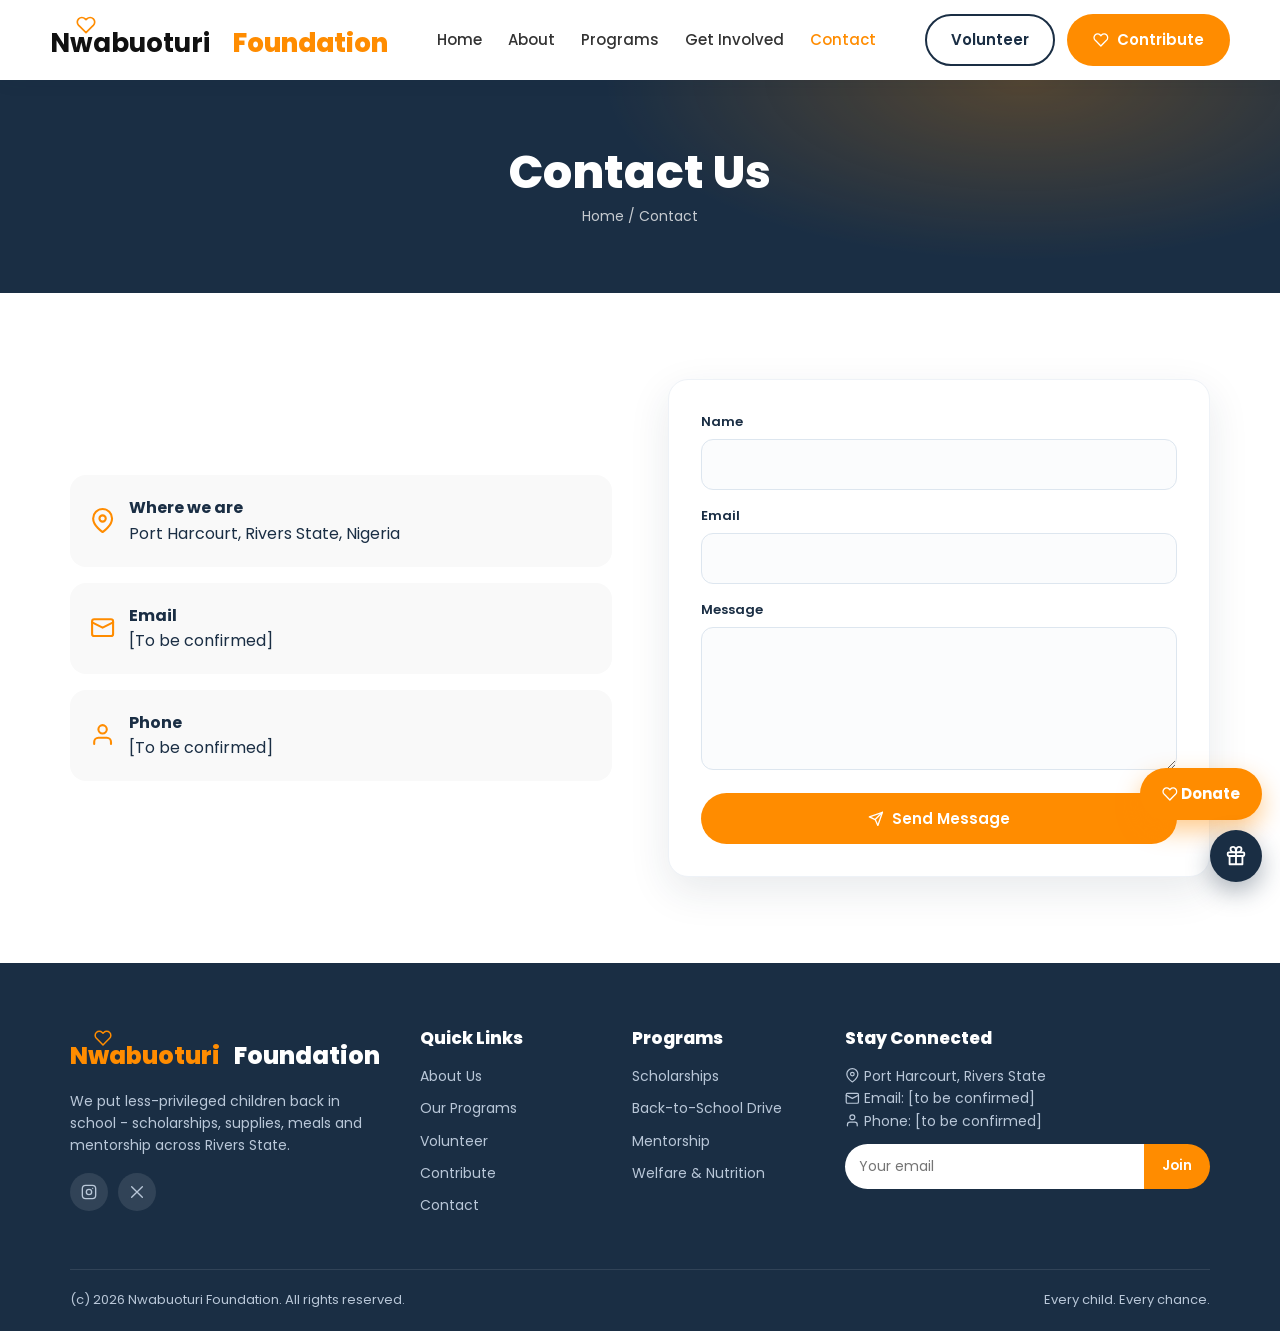
<file: contact.html>
<!DOCTYPE html><html lang="en"><head><meta charset="utf-8"><meta name="viewport" content="width=device-width,initial-scale=1">
<title>Contact | Nwabuoturi Foundation</title>
<meta name="description" content="Nwabuoturi Foundation supports less-privileged children in Port Harcourt with scholarships, school supplies, mentorship and welfare.">
<link rel="preconnect" href="https://fonts.googleapis.com"><link href="https://fonts.googleapis.com/css2?family=Poppins:wght@400;500;600;700;800&display=swap" rel="stylesheet">
<link rel="stylesheet" href="style.css"></head><body>
<svg xmlns="http://www.w3.org/2000/svg" style="display:none"><defs>
<symbol id="i-heart" viewBox="0 0 24 24"><path d="M20.84 4.61a5.5 5.5 0 0 0-7.78 0L12 5.67l-1.06-1.06a5.5 5.5 0 0 0-7.78 7.78l1.06 1.06L12 21.23l7.78-7.78 1.06-1.06a5.5 5.5 0 0 0 0-7.78z"/></symbol>
<symbol id="i-child" viewBox="0 0 24 24"><circle cx="12" cy="7" r="4"/><path d="M8.5 10.8 3 9l.6-2.6L8.8 8M15.5 10.8 21 9l-.6-2.6L15.2 8M10 14h4M9.6 17.5l-1.1 4M14.4 17.5l1.1 4"/></symbol>
<symbol id="i-grad" viewBox="0 0 24 24"><path d="M22 10 12 5 2 10l10 5 10-5z"/><path d="M6 12v5c0 1.7 2.7 3 6 3s6-1.3 6-3v-5"/></symbol>
<symbol id="i-cross" viewBox="0 0 24 24"><path d="M9 3h6v6h6v6h-6v6H9v-6H3V9h6z"/></symbol>
<symbol id="i-gift" viewBox="0 0 24 24"><rect x="3" y="8" width="18" height="4" rx="1"/><path d="M12 8v13M5 12v9h14v-9"/><path d="M12 8c-4.5 0-6-2-6-3.5S7.5 2 9 2c2.5 0 3 3 3 6zm0 0c4.5 0 6-2 6-3.5S16.5 2 15 2c-2.5 0-3 3-3 6z"/></symbol>
<symbol id="i-book" viewBox="0 0 24 24"><path d="M4 19.5A2.5 2.5 0 0 1 6.5 17H20V2H6.5A2.5 2.5 0 0 0 4 4.5v15A2.5 2.5 0 0 0 6.5 22H20v-2.5"/></symbol>
<symbol id="i-users" viewBox="0 0 24 24"><path d="M17 21v-2a4 4 0 0 0-4-4H5a4 4 0 0 0-4 4v2"/><circle cx="9" cy="7" r="4"/><path d="M23 21v-2a4 4 0 0 0-3-3.87"/><path d="M16 3.13a4 4 0 0 1 0 7.75"/></symbol>
<symbol id="i-user" viewBox="0 0 24 24"><path d="M20 21v-2a4 4 0 0 0-4-4H8a4 4 0 0 0-4 4v2"/><circle cx="12" cy="7" r="4"/></symbol>
<symbol id="i-pin" viewBox="0 0 24 24"><path d="M21 10c0 7-9 13-9 13s-9-6-9-13a9 9 0 0 1 18 0z"/><circle cx="12" cy="10" r="3"/></symbol>
<symbol id="i-mail" viewBox="0 0 24 24"><rect x="2" y="4" width="20" height="16" rx="2"/><path d="m22 7-10 5L2 7"/></symbol>
<symbol id="i-send" viewBox="0 0 24 24"><path d="m22 2-11 11"/><path d="M22 2 15 22l-4-9-9-4z"/></symbol>
<symbol id="i-target" viewBox="0 0 24 24"><circle cx="12" cy="12" r="10"/><circle cx="12" cy="12" r="6"/><circle cx="12" cy="12" r="2"/></symbol>
<symbol id="i-award" viewBox="0 0 24 24"><circle cx="12" cy="9" r="6"/><path d="m8.5 14.5-1.5 7 5-3 5 3-1.5-7"/></symbol>
<symbol id="i-star" viewBox="0 0 24 24"><path d="m12 2 2.9 6.26L21.5 9.3l-4.75 4.4 1.15 6.3L12 17l-5.9 3 1.15-6.3L2.5 9.3l6.6-1.04z"/></symbol>
<symbol id="i-arrow" viewBox="0 0 24 24"><path d="M5 12h14M13 6l6 6-6 6"/></symbol>
<symbol id="i-menu" viewBox="0 0 24 24"><path d="M3 6h18M3 12h18M3 18h18"/></symbol>
<symbol id="i-ig" viewBox="0 0 24 24"><rect x="2" y="2" width="20" height="20" rx="5"/><circle cx="12" cy="12" r="4"/><path d="M17.5 6.5h.01"/></symbol>
<symbol id="i-x" viewBox="0 0 24 24"><path d="M4 4l16 16M20 4L4 20"/></symbol>
</defs></svg>
<header><div class="wrap nav">
<a class="logo" href="index.html"><svg class="i"><use href="#i-heart"/></svg><b>Nwabuoturi</b>&nbsp;<span>Foundation</span></a>
<nav><ul>
<li><a href="index.html" class="">Home</a></li><li><a href="about.html" class="">About</a></li><li><a href="programs.html" class="">Programs</a></li><li><a href="get-involved.html" class="">Get Involved</a></li><li><a href="contact.html" class="on">Contact</a></li></ul></nav>
<div class="hbtns"><a class="btn btn-t" href="get-involved.html">Volunteer</a><a class="btn btn-o" href="donate.html"><svg class="i"><use href="#i-heart"/></svg> Contribute</a></div>
<button class="burger" aria-label="menu"><svg class="i bi"><use href="#i-menu"/></svg></button></div></header>
<div class="pagehero"><div class="wrap"><h1>Contact Us</h1><p>Home / Contact</p></div></div>
<section><div class="wrap mrow"><div class="cinfo reveal">
<div><em><svg class="i"><use href="#i-pin"/></svg></em><span><b>Where we are</b><br>Port Harcourt, Rivers State, Nigeria</span></div>
<div><em><svg class="i"><use href="#i-mail"/></svg></em><span><b>Email</b><br>[To be confirmed]</span></div>
<div><em><svg class="i"><use href="#i-user"/></svg></em><span><b>Phone</b><br>[To be confirmed]</span></div></div>
<form class="form reveal" onsubmit="event.preventDefault();this.innerHTML='<h3>Message sent!</h3><p>We will get back to you soon.</p>'"><label>Name</label><input required><label>Email</label><input type="email" required><label>Message</label><textarea rows="5" required></textarea><button class="btn btn-o" style="width:100%"><svg class="i"><use href="#i-send"/></svg> Send Message</button></form></div></section>
<div class="float"><a class="fdon" href="donate.html"><svg class="i"><use href="#i-heart"/></svg> Donate</a><a class="fen" href="get-involved.html" aria-label="Sponsor"><svg class="i" style="width:22px;height:22px"><use href="#i-gift"/></svg></a></div>
<footer><div class="wrap"><div class="fgrid">
<div><a class="flogo" href="index.html"><svg class="i"><use href="#i-heart"/></svg><span>Nwabuoturi</span>&nbsp;Foundation</a><p>We put less-privileged children back in school - scholarships, supplies, meals and mentorship across Rivers State.</p>
<div class="soc"><a href="#" aria-label="Instagram"><svg class="i"><use href="#i-ig"/></svg></a><a href="#" aria-label="X"><svg class="i"><use href="#i-x"/></svg></a></div></div>
<div><h4>Quick Links</h4><ul><li><a href="about.html">About Us</a></li><li><a href="programs.html">Our Programs</a></li><li><a href="get-involved.html">Volunteer</a></li><li><a href="donate.html">Contribute</a></li><li><a href="contact.html">Contact</a></li></ul></div>
<div><h4>Programs</h4><ul><li><a href="programs.html#scholarship">Scholarships</a></li><li><a href="programs.html#supplies">Back-to-School Drive</a></li><li><a href="programs.html#mentorship">Mentorship</a></li><li><a href="programs.html#welfare">Welfare &amp; Nutrition</a></li></ul></div>
<div><h4>Stay Connected</h4><p><svg class="i"><use href="#i-pin"/></svg> Port Harcourt, Rivers State<br><svg class="i"><use href="#i-mail"/></svg> Email: [to be confirmed]<br><svg class="i"><use href="#i-user"/></svg> Phone: [to be confirmed]</p>
<form class="nl" onsubmit="event.preventDefault();this.innerHTML='<p>Thank you for subscribing!</p>'"><input type="email" required placeholder="Your email"><button>Join</button></form></div>
</div>
<div class="copy"><span>(c) 2026 Nwabuoturi Foundation. All rights reserved.</span><span>Every child. Every chance.</span></div></div></footer>
<script src="main.js"></script></body></html>
</file>
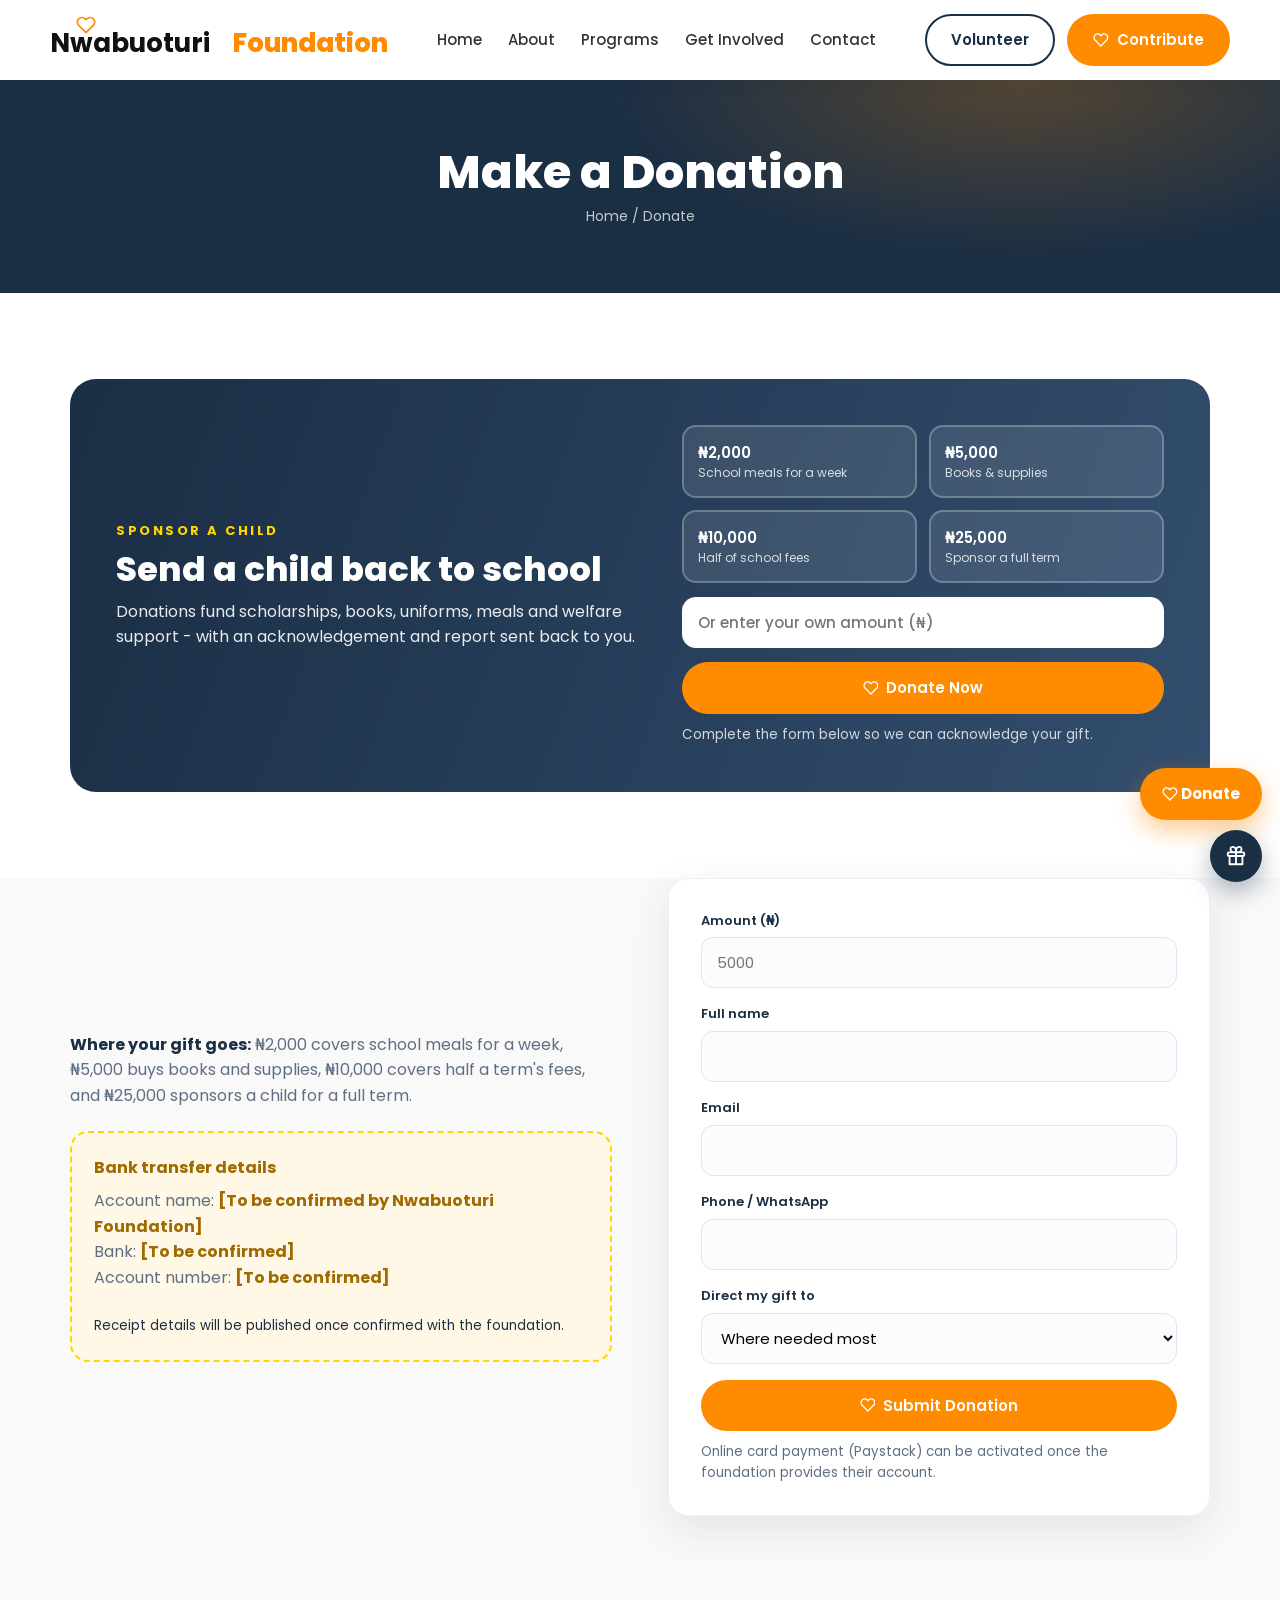
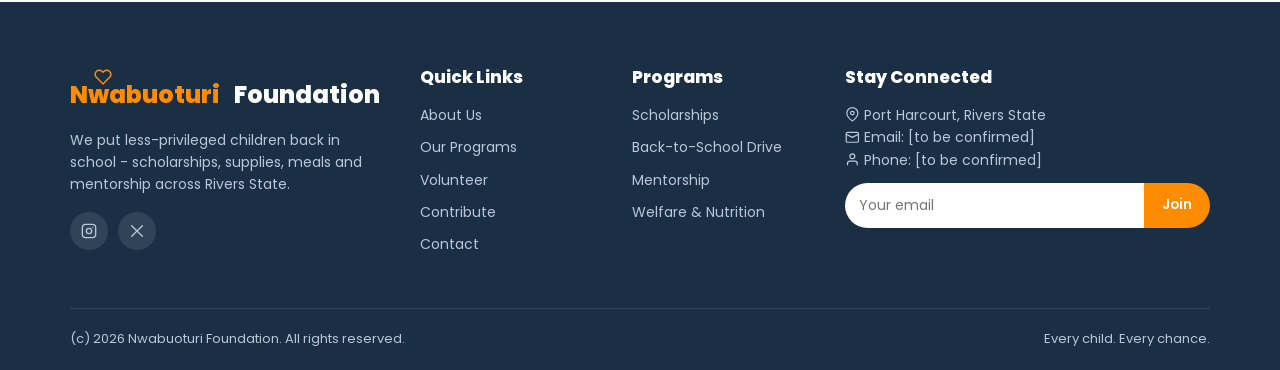
<file: donate.html>
<!DOCTYPE html><html lang="en"><head><meta charset="utf-8"><meta name="viewport" content="width=device-width,initial-scale=1">
<title>Donate | Nwabuoturi Foundation</title>
<meta name="description" content="Nwabuoturi Foundation supports less-privileged children in Port Harcourt with scholarships, school supplies, mentorship and welfare.">
<link rel="preconnect" href="https://fonts.googleapis.com"><link href="https://fonts.googleapis.com/css2?family=Poppins:wght@400;500;600;700;800&display=swap" rel="stylesheet">
<link rel="stylesheet" href="style.css"></head><body>
<svg xmlns="http://www.w3.org/2000/svg" style="display:none"><defs>
<symbol id="i-heart" viewBox="0 0 24 24"><path d="M20.84 4.61a5.5 5.5 0 0 0-7.78 0L12 5.67l-1.06-1.06a5.5 5.5 0 0 0-7.78 7.78l1.06 1.06L12 21.23l7.78-7.78 1.06-1.06a5.5 5.5 0 0 0 0-7.78z"/></symbol>
<symbol id="i-child" viewBox="0 0 24 24"><circle cx="12" cy="7" r="4"/><path d="M8.5 10.8 3 9l.6-2.6L8.8 8M15.5 10.8 21 9l-.6-2.6L15.2 8M10 14h4M9.6 17.5l-1.1 4M14.4 17.5l1.1 4"/></symbol>
<symbol id="i-grad" viewBox="0 0 24 24"><path d="M22 10 12 5 2 10l10 5 10-5z"/><path d="M6 12v5c0 1.7 2.7 3 6 3s6-1.3 6-3v-5"/></symbol>
<symbol id="i-cross" viewBox="0 0 24 24"><path d="M9 3h6v6h6v6h-6v6H9v-6H3V9h6z"/></symbol>
<symbol id="i-gift" viewBox="0 0 24 24"><rect x="3" y="8" width="18" height="4" rx="1"/><path d="M12 8v13M5 12v9h14v-9"/><path d="M12 8c-4.5 0-6-2-6-3.5S7.5 2 9 2c2.5 0 3 3 3 6zm0 0c4.5 0 6-2 6-3.5S16.5 2 15 2c-2.5 0-3 3-3 6z"/></symbol>
<symbol id="i-book" viewBox="0 0 24 24"><path d="M4 19.5A2.5 2.5 0 0 1 6.5 17H20V2H6.5A2.5 2.5 0 0 0 4 4.5v15A2.5 2.5 0 0 0 6.5 22H20v-2.5"/></symbol>
<symbol id="i-users" viewBox="0 0 24 24"><path d="M17 21v-2a4 4 0 0 0-4-4H5a4 4 0 0 0-4 4v2"/><circle cx="9" cy="7" r="4"/><path d="M23 21v-2a4 4 0 0 0-3-3.87"/><path d="M16 3.13a4 4 0 0 1 0 7.75"/></symbol>
<symbol id="i-user" viewBox="0 0 24 24"><path d="M20 21v-2a4 4 0 0 0-4-4H8a4 4 0 0 0-4 4v2"/><circle cx="12" cy="7" r="4"/></symbol>
<symbol id="i-pin" viewBox="0 0 24 24"><path d="M21 10c0 7-9 13-9 13s-9-6-9-13a9 9 0 0 1 18 0z"/><circle cx="12" cy="10" r="3"/></symbol>
<symbol id="i-mail" viewBox="0 0 24 24"><rect x="2" y="4" width="20" height="16" rx="2"/><path d="m22 7-10 5L2 7"/></symbol>
<symbol id="i-send" viewBox="0 0 24 24"><path d="m22 2-11 11"/><path d="M22 2 15 22l-4-9-9-4z"/></symbol>
<symbol id="i-target" viewBox="0 0 24 24"><circle cx="12" cy="12" r="10"/><circle cx="12" cy="12" r="6"/><circle cx="12" cy="12" r="2"/></symbol>
<symbol id="i-award" viewBox="0 0 24 24"><circle cx="12" cy="9" r="6"/><path d="m8.5 14.5-1.5 7 5-3 5 3-1.5-7"/></symbol>
<symbol id="i-star" viewBox="0 0 24 24"><path d="m12 2 2.9 6.26L21.5 9.3l-4.75 4.4 1.15 6.3L12 17l-5.9 3 1.15-6.3L2.5 9.3l6.6-1.04z"/></symbol>
<symbol id="i-arrow" viewBox="0 0 24 24"><path d="M5 12h14M13 6l6 6-6 6"/></symbol>
<symbol id="i-menu" viewBox="0 0 24 24"><path d="M3 6h18M3 12h18M3 18h18"/></symbol>
<symbol id="i-ig" viewBox="0 0 24 24"><rect x="2" y="2" width="20" height="20" rx="5"/><circle cx="12" cy="12" r="4"/><path d="M17.5 6.5h.01"/></symbol>
<symbol id="i-x" viewBox="0 0 24 24"><path d="M4 4l16 16M20 4L4 20"/></symbol>
</defs></svg>
<header><div class="wrap nav">
<a class="logo" href="index.html"><svg class="i"><use href="#i-heart"/></svg><b>Nwabuoturi</b>&nbsp;<span>Foundation</span></a>
<nav><ul>
<li><a href="index.html" class="">Home</a></li><li><a href="about.html" class="">About</a></li><li><a href="programs.html" class="">Programs</a></li><li><a href="get-involved.html" class="">Get Involved</a></li><li><a href="contact.html" class="">Contact</a></li></ul></nav>
<div class="hbtns"><a class="btn btn-t" href="get-involved.html">Volunteer</a><a class="btn btn-o" href="donate.html"><svg class="i"><use href="#i-heart"/></svg> Contribute</a></div>
<button class="burger" aria-label="menu"><svg class="i bi"><use href="#i-menu"/></svg></button></div></header>
<div class="pagehero"><div class="wrap"><h1>Make a Donation</h1><p>Home / Donate</p></div></div>
<section><div class="wrap"><div class="give reveal"><div><span class="eyebrow" style="color:var(--gold)">Sponsor a child</span><h2>Send a child back to school</h2><p>Donations fund scholarships, books, uniforms, meals and welfare support - with an acknowledgement and report sent back to you.</p></div>
<div><div class="amts"><button class="amt" data-v="2000">&#8358;2,000<small>School meals for a week</small></button><button class="amt" data-v="5000">&#8358;5,000<small>Books &amp; supplies</small></button><button class="amt" data-v="10000">&#8358;10,000<small>Half of school fees</small></button><button class="amt" data-v="25000">&#8358;25,000<small>Sponsor a full term</small></button></div>
<input id="amount2" type="number" min="500" placeholder="Or enter your own amount (&#8358;)"><a class="btn btn-o" style="width:100%" href="#" onclick="return false"><svg class="i"><use href="#i-heart"/></svg> Donate Now</a><small style="display:block;margin-top:10px;opacity:.8">Complete the form below so we can acknowledge your gift.</small></div></div></div></section>
<section class="alt" style="padding-top:0"><div class="wrap mrow"><div class="reveal">
<ul class="checks" style="list-style:none"></ul>
<p style="color:var(--mut)"><b style="color:var(--ink)">Where your gift goes:</b> &#8358;2,000 covers school meals for a week, &#8358;5,000 buys books and supplies, &#8358;10,000 covers half a term's fees, and &#8358;25,000 sponsors a child for a full term.</p>
<div class="bank"><b>Bank transfer details</b><p style="margin-top:8px">Account name: <b>[To be confirmed by Nwabuoturi Foundation]</b><br>Bank: <b>[To be confirmed]</b><br>Account number: <b>[To be confirmed]</b></p><small>Receipt details will be published once confirmed with the foundation.</small></div></div>
<form class="form reveal" onsubmit="event.preventDefault();this.innerHTML='<h3>Thank you for your generosity!</h3><p>We will contact you shortly to complete your donation and send a receipt.</p>'"><label>Amount (&#8358;)</label><input id="amount" type="number" min="500" required placeholder="5000"><label>Full name</label><input required><label>Email</label><input type="email" required><label>Phone / WhatsApp</label><input required><label>Direct my gift to</label><select><option>Where needed most</option><option>Scholarships</option><option>Back-to-School Drive</option><option>Welfare &amp; Nutrition</option></select><button class="btn btn-o" style="width:100%"><svg class="i"><use href="#i-heart"/></svg> Submit Donation</button><small style="display:block;margin-top:10px;color:#5f6f83">Online card payment (Paystack) can be activated once the foundation provides their account.</small></form></div></section>
<div class="float"><a class="fdon" href="donate.html"><svg class="i"><use href="#i-heart"/></svg> Donate</a><a class="fen" href="get-involved.html" aria-label="Sponsor"><svg class="i" style="width:22px;height:22px"><use href="#i-gift"/></svg></a></div>
<footer><div class="wrap"><div class="fgrid">
<div><a class="flogo" href="index.html"><svg class="i"><use href="#i-heart"/></svg><span>Nwabuoturi</span>&nbsp;Foundation</a><p>We put less-privileged children back in school - scholarships, supplies, meals and mentorship across Rivers State.</p>
<div class="soc"><a href="#" aria-label="Instagram"><svg class="i"><use href="#i-ig"/></svg></a><a href="#" aria-label="X"><svg class="i"><use href="#i-x"/></svg></a></div></div>
<div><h4>Quick Links</h4><ul><li><a href="about.html">About Us</a></li><li><a href="programs.html">Our Programs</a></li><li><a href="get-involved.html">Volunteer</a></li><li><a href="donate.html">Contribute</a></li><li><a href="contact.html">Contact</a></li></ul></div>
<div><h4>Programs</h4><ul><li><a href="programs.html#scholarship">Scholarships</a></li><li><a href="programs.html#supplies">Back-to-School Drive</a></li><li><a href="programs.html#mentorship">Mentorship</a></li><li><a href="programs.html#welfare">Welfare &amp; Nutrition</a></li></ul></div>
<div><h4>Stay Connected</h4><p><svg class="i"><use href="#i-pin"/></svg> Port Harcourt, Rivers State<br><svg class="i"><use href="#i-mail"/></svg> Email: [to be confirmed]<br><svg class="i"><use href="#i-user"/></svg> Phone: [to be confirmed]</p>
<form class="nl" onsubmit="event.preventDefault();this.innerHTML='<p>Thank you for subscribing!</p>'"><input type="email" required placeholder="Your email"><button>Join</button></form></div>
</div>
<div class="copy"><span>(c) 2026 Nwabuoturi Foundation. All rights reserved.</span><span>Every child. Every chance.</span></div></div></footer>
<script src="main.js"></script></body></html>
</file>
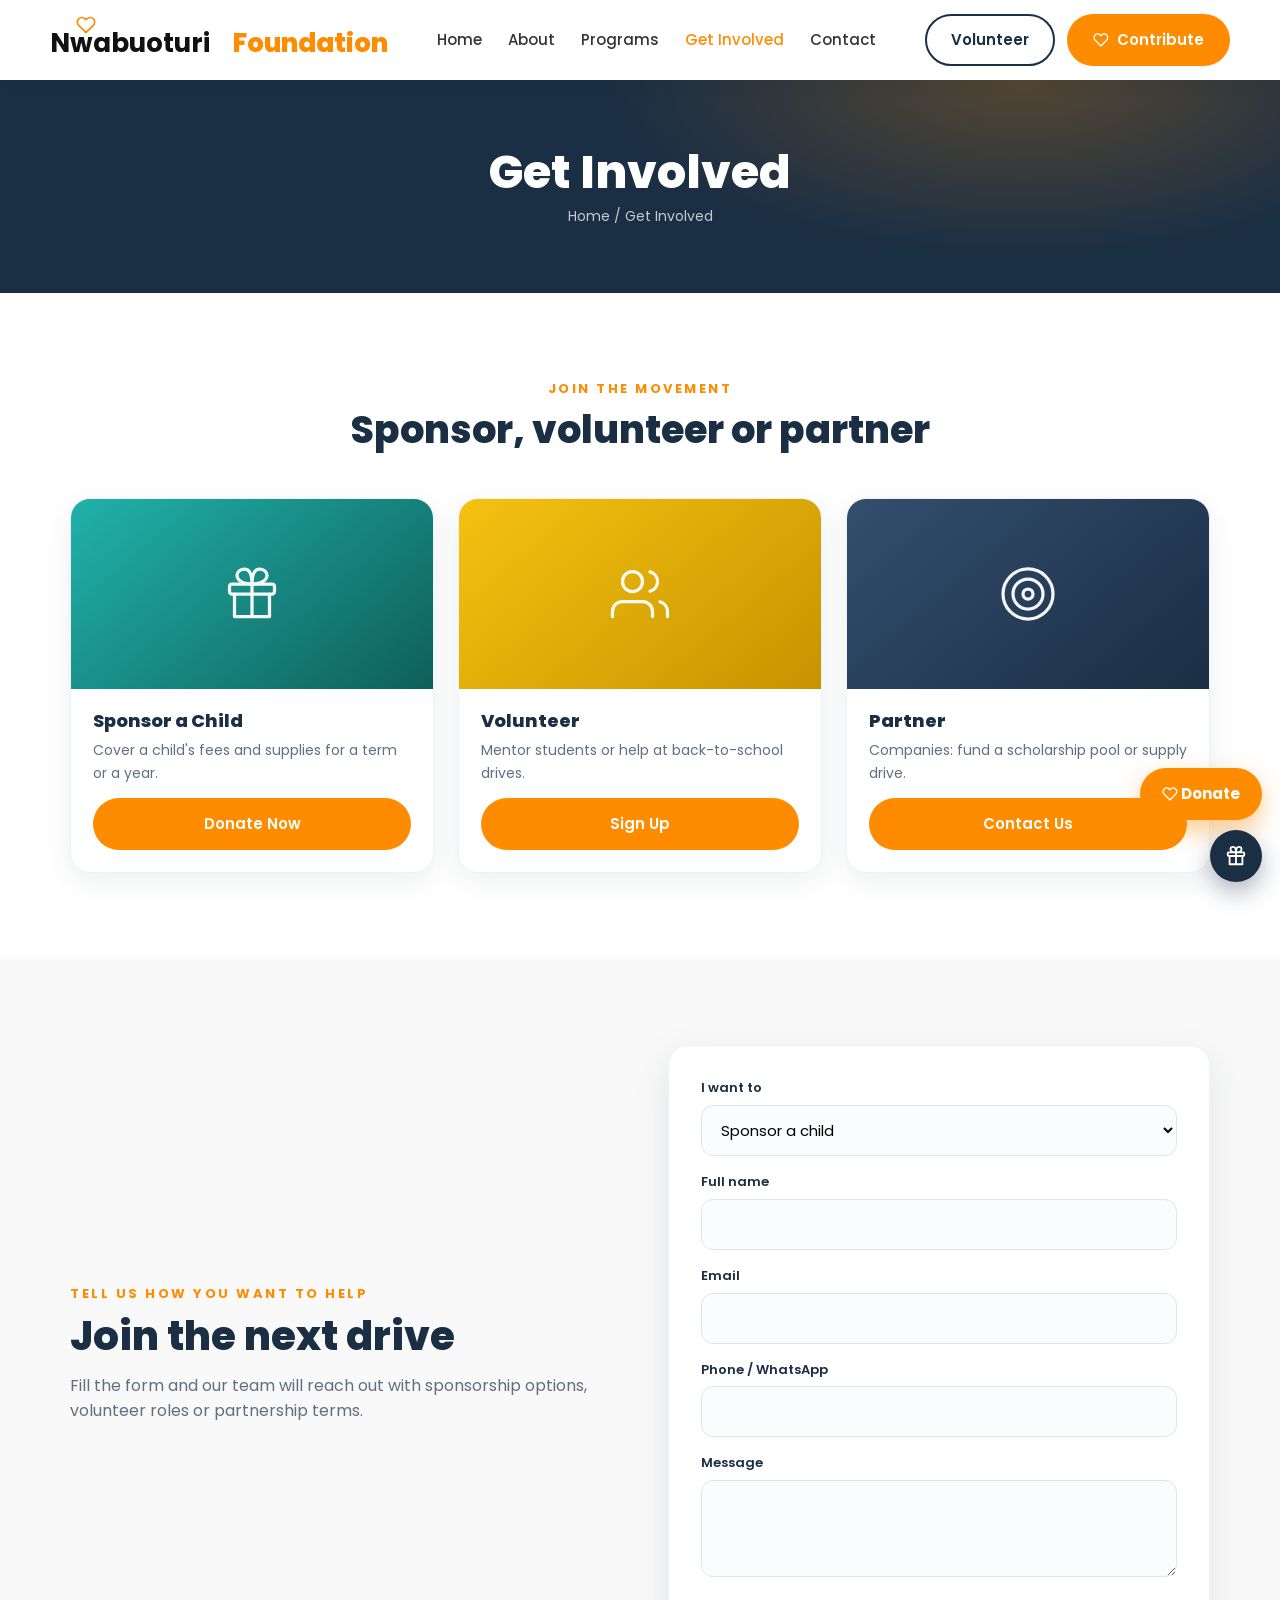
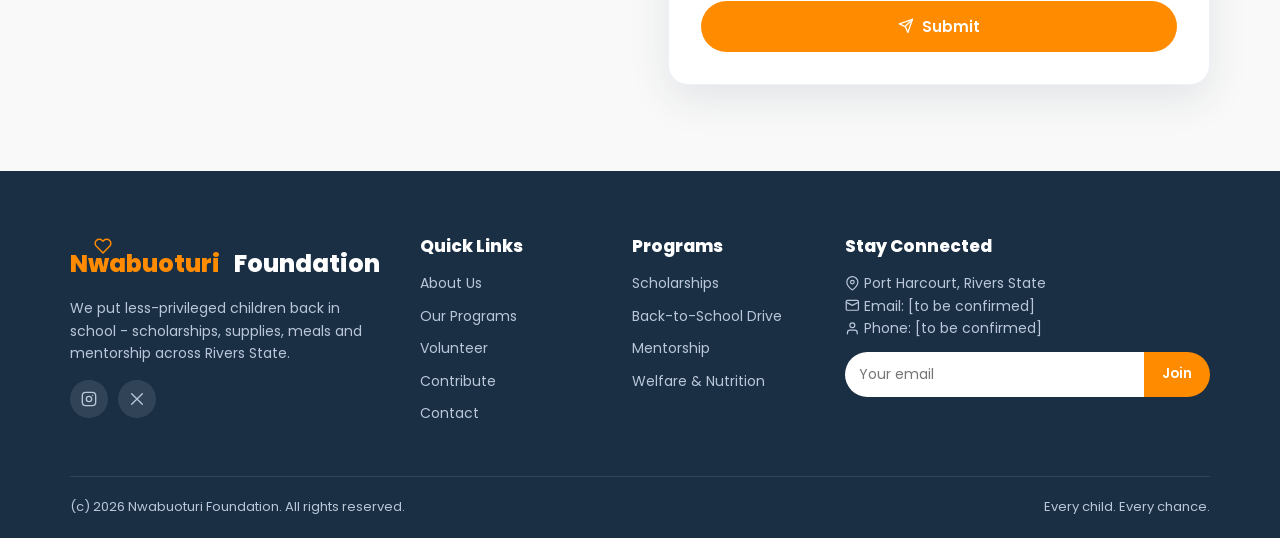
<file: get-involved.html>
<!DOCTYPE html><html lang="en"><head><meta charset="utf-8"><meta name="viewport" content="width=device-width,initial-scale=1">
<title>Get Involved | Nwabuoturi Foundation</title>
<meta name="description" content="Nwabuoturi Foundation supports less-privileged children in Port Harcourt with scholarships, school supplies, mentorship and welfare.">
<link rel="preconnect" href="https://fonts.googleapis.com"><link href="https://fonts.googleapis.com/css2?family=Poppins:wght@400;500;600;700;800&display=swap" rel="stylesheet">
<link rel="stylesheet" href="style.css"></head><body>
<svg xmlns="http://www.w3.org/2000/svg" style="display:none"><defs>
<symbol id="i-heart" viewBox="0 0 24 24"><path d="M20.84 4.61a5.5 5.5 0 0 0-7.78 0L12 5.67l-1.06-1.06a5.5 5.5 0 0 0-7.78 7.78l1.06 1.06L12 21.23l7.78-7.78 1.06-1.06a5.5 5.5 0 0 0 0-7.78z"/></symbol>
<symbol id="i-child" viewBox="0 0 24 24"><circle cx="12" cy="7" r="4"/><path d="M8.5 10.8 3 9l.6-2.6L8.8 8M15.5 10.8 21 9l-.6-2.6L15.2 8M10 14h4M9.6 17.5l-1.1 4M14.4 17.5l1.1 4"/></symbol>
<symbol id="i-grad" viewBox="0 0 24 24"><path d="M22 10 12 5 2 10l10 5 10-5z"/><path d="M6 12v5c0 1.7 2.7 3 6 3s6-1.3 6-3v-5"/></symbol>
<symbol id="i-cross" viewBox="0 0 24 24"><path d="M9 3h6v6h6v6h-6v6H9v-6H3V9h6z"/></symbol>
<symbol id="i-gift" viewBox="0 0 24 24"><rect x="3" y="8" width="18" height="4" rx="1"/><path d="M12 8v13M5 12v9h14v-9"/><path d="M12 8c-4.5 0-6-2-6-3.5S7.5 2 9 2c2.5 0 3 3 3 6zm0 0c4.5 0 6-2 6-3.5S16.5 2 15 2c-2.5 0-3 3-3 6z"/></symbol>
<symbol id="i-book" viewBox="0 0 24 24"><path d="M4 19.5A2.5 2.5 0 0 1 6.5 17H20V2H6.5A2.5 2.5 0 0 0 4 4.5v15A2.5 2.5 0 0 0 6.5 22H20v-2.5"/></symbol>
<symbol id="i-users" viewBox="0 0 24 24"><path d="M17 21v-2a4 4 0 0 0-4-4H5a4 4 0 0 0-4 4v2"/><circle cx="9" cy="7" r="4"/><path d="M23 21v-2a4 4 0 0 0-3-3.87"/><path d="M16 3.13a4 4 0 0 1 0 7.75"/></symbol>
<symbol id="i-user" viewBox="0 0 24 24"><path d="M20 21v-2a4 4 0 0 0-4-4H8a4 4 0 0 0-4 4v2"/><circle cx="12" cy="7" r="4"/></symbol>
<symbol id="i-pin" viewBox="0 0 24 24"><path d="M21 10c0 7-9 13-9 13s-9-6-9-13a9 9 0 0 1 18 0z"/><circle cx="12" cy="10" r="3"/></symbol>
<symbol id="i-mail" viewBox="0 0 24 24"><rect x="2" y="4" width="20" height="16" rx="2"/><path d="m22 7-10 5L2 7"/></symbol>
<symbol id="i-send" viewBox="0 0 24 24"><path d="m22 2-11 11"/><path d="M22 2 15 22l-4-9-9-4z"/></symbol>
<symbol id="i-target" viewBox="0 0 24 24"><circle cx="12" cy="12" r="10"/><circle cx="12" cy="12" r="6"/><circle cx="12" cy="12" r="2"/></symbol>
<symbol id="i-award" viewBox="0 0 24 24"><circle cx="12" cy="9" r="6"/><path d="m8.5 14.5-1.5 7 5-3 5 3-1.5-7"/></symbol>
<symbol id="i-star" viewBox="0 0 24 24"><path d="m12 2 2.9 6.26L21.5 9.3l-4.75 4.4 1.15 6.3L12 17l-5.9 3 1.15-6.3L2.5 9.3l6.6-1.04z"/></symbol>
<symbol id="i-arrow" viewBox="0 0 24 24"><path d="M5 12h14M13 6l6 6-6 6"/></symbol>
<symbol id="i-menu" viewBox="0 0 24 24"><path d="M3 6h18M3 12h18M3 18h18"/></symbol>
<symbol id="i-ig" viewBox="0 0 24 24"><rect x="2" y="2" width="20" height="20" rx="5"/><circle cx="12" cy="12" r="4"/><path d="M17.5 6.5h.01"/></symbol>
<symbol id="i-x" viewBox="0 0 24 24"><path d="M4 4l16 16M20 4L4 20"/></symbol>
</defs></svg>
<header><div class="wrap nav">
<a class="logo" href="index.html"><svg class="i"><use href="#i-heart"/></svg><b>Nwabuoturi</b>&nbsp;<span>Foundation</span></a>
<nav><ul>
<li><a href="index.html" class="">Home</a></li><li><a href="about.html" class="">About</a></li><li><a href="programs.html" class="">Programs</a></li><li><a href="get-involved.html" class="on">Get Involved</a></li><li><a href="contact.html" class="">Contact</a></li></ul></nav>
<div class="hbtns"><a class="btn btn-t" href="get-involved.html">Volunteer</a><a class="btn btn-o" href="donate.html"><svg class="i"><use href="#i-heart"/></svg> Contribute</a></div>
<button class="burger" aria-label="menu"><svg class="i bi"><use href="#i-menu"/></svg></button></div></header>
<div class="pagehero"><div class="wrap"><h1>Get Involved</h1><p>Home / Get Involved</p></div></div>
<section><div class="wrap"><div class="sec-h"><span class="eyebrow">Join the movement</span><h2>Sponsor, volunteer or partner</h2></div>
<div class="projs">
<div class="proj"><div class="pcover pm-teal"><svg class="i"><use href="#i-gift"/></svg></div><div class="b"><h3>Sponsor a Child</h3><p>Cover a child's fees and supplies for a term or a year.</p><a class="btn btn-o" style="width:100%" href="donate.html">Donate Now</a></div></div>
<div class="proj"><div class="pcover pm-gold"><svg class="i"><use href="#i-users"/></svg></div><div class="b"><h3>Volunteer</h3><p>Mentor students or help at back-to-school drives.</p><a class="btn btn-o" style="width:100%" href="#form">Sign Up</a></div></div>
<div class="proj"><div class="pcover pm-navy"><svg class="i"><use href="#i-target"/></svg></div><div class="b"><h3>Partner</h3><p>Companies: fund a scholarship pool or supply drive.</p><a class="btn btn-o" style="width:100%" href="#form">Contact Us</a></div></div></div></div></section>
<section class="alt" id="form"><div class="wrap mrow"><div class="reveal"><span class="eyebrow">Tell us how you want to help</span><h2>Join the next drive</h2><p>Fill the form and our team will reach out with sponsorship options, volunteer roles or partnership terms.</p></div>
<form class="form reveal" onsubmit="event.preventDefault();this.innerHTML='<h3>Thank you!</h3><p>We received your details and will contact you soon.</p>'"><label>I want to</label><select><option>Sponsor a child</option><option>Volunteer</option><option>Partner / donate items</option></select><label>Full name</label><input required><label>Email</label><input type="email" required><label>Phone / WhatsApp</label><input><label>Message</label><textarea rows="3"></textarea><button class="btn btn-o" style="width:100%"><svg class="i"><use href="#i-send"/></svg> Submit</button></form></div></section>
<div class="float"><a class="fdon" href="donate.html"><svg class="i"><use href="#i-heart"/></svg> Donate</a><a class="fen" href="get-involved.html" aria-label="Sponsor"><svg class="i" style="width:22px;height:22px"><use href="#i-gift"/></svg></a></div>
<footer><div class="wrap"><div class="fgrid">
<div><a class="flogo" href="index.html"><svg class="i"><use href="#i-heart"/></svg><span>Nwabuoturi</span>&nbsp;Foundation</a><p>We put less-privileged children back in school - scholarships, supplies, meals and mentorship across Rivers State.</p>
<div class="soc"><a href="#" aria-label="Instagram"><svg class="i"><use href="#i-ig"/></svg></a><a href="#" aria-label="X"><svg class="i"><use href="#i-x"/></svg></a></div></div>
<div><h4>Quick Links</h4><ul><li><a href="about.html">About Us</a></li><li><a href="programs.html">Our Programs</a></li><li><a href="get-involved.html">Volunteer</a></li><li><a href="donate.html">Contribute</a></li><li><a href="contact.html">Contact</a></li></ul></div>
<div><h4>Programs</h4><ul><li><a href="programs.html#scholarship">Scholarships</a></li><li><a href="programs.html#supplies">Back-to-School Drive</a></li><li><a href="programs.html#mentorship">Mentorship</a></li><li><a href="programs.html#welfare">Welfare &amp; Nutrition</a></li></ul></div>
<div><h4>Stay Connected</h4><p><svg class="i"><use href="#i-pin"/></svg> Port Harcourt, Rivers State<br><svg class="i"><use href="#i-mail"/></svg> Email: [to be confirmed]<br><svg class="i"><use href="#i-user"/></svg> Phone: [to be confirmed]</p>
<form class="nl" onsubmit="event.preventDefault();this.innerHTML='<p>Thank you for subscribing!</p>'"><input type="email" required placeholder="Your email"><button>Join</button></form></div>
</div>
<div class="copy"><span>(c) 2026 Nwabuoturi Foundation. All rights reserved.</span><span>Every child. Every chance.</span></div></div></footer>
<script src="main.js"></script></body></html>
</file>
<file: style.css>
:root{--or:#ff8c00;--ord:#e67e00;--nv:#1a2e44;--teal:#20b2aa;--gold:#ffd700;--coral:#ff6347;--bg:#f9f9f9;--ink:#1a2e44;--mut:#5f6f83}
*{box-sizing:border-box;margin:0;padding:0}
html{scroll-behavior:smooth}
body{font-family:'Poppins',sans-serif;color:var(--ink);background:#fff;line-height:1.6;overflow-x:hidden}
h1,h2,h3,h4{font-weight:800;line-height:1.15}
a{text-decoration:none;color:inherit}
img{max-width:100%;display:block}
.wrap{max-width:1180px;margin:0 auto;padding:0 20px}
.i{width:1.05em;height:1.05em;stroke:currentColor;fill:none;stroke-width:2;stroke-linecap:round;stroke-linejoin:round;vertical-align:-.16em;display:inline-block;flex:none}
.bi{width:30px;height:30px}
/* header */
header{background:#fff;position:sticky;top:0;z-index:50;box-shadow:0 2px 16px rgba(26,46,68,.08)}
.nav{display:flex;align-items:center;justify-content:space-between;padding:14px 0;gap:16px;flex-wrap:wrap}
.logo{display:flex;align-items:center;gap:9px;font-size:26px;font-weight:800;color:#111;position:relative;padding-top:8px}
.logo .i{color:var(--or);width:20px;height:20px;position:absolute;top:0;left:26px}
.logo b{color:#111}.logo span{color:var(--or)}
nav ul{display:flex;gap:26px;list-style:none;align-items:center}
nav a{font-weight:500;font-size:15px;color:#333}
nav a:hover,nav a.on{color:var(--or)}
.hbtns{display:flex;gap:12px;align-items:center}
.btn{display:inline-flex;align-items:center;justify-content:center;gap:8px;padding:12px 24px;border-radius:50px;font-weight:600;font-size:15px;border:2px solid transparent;cursor:pointer;transition:.25s;font-family:inherit}
.btn-o{background:var(--or);color:#fff}.btn-o:hover{background:var(--ord);transform:translateY(-2px);box-shadow:0 10px 22px rgba(255,140,0,.35)}
.btn-t{border-color:#1a2e44;color:#1a2e44}.btn-t:hover{background:#1a2e44;color:#fff}
.btn-l{border-color:#fff;color:#fff}.btn-l:hover{background:#fff;color:var(--nv)}
.btn-w{background:#fff;color:var(--nv)}.btn-w:hover{transform:translateY(-2px)}
.burger{display:none;background:none;border:0;cursor:pointer;color:var(--nv);padding:4px}
/* hero */
.hero{display:grid;grid-template-columns:1.05fr 1fr;min-height:560px}
.hero-l{background:var(--bg) url("data:image/svg+xml,%3Csvg xmlns='http://www.w3.org/2000/svg' width='120' height='120' viewBox='0 0 120 120'%3E%3Cg fill='none' stroke='%231a2e44' stroke-width='4' stroke-linecap='round'%3E%3Cpath d='M30 40V14M40 36V20M50 40V14'/%3E%3Cpath d='M25 44c-3-6 2-11 5-11s5 5 5 11'/%3E%3Cellipse cx='30' cy='52' rx='9' ry='7'/%3E%3Cpath d='M90 40V14M100 36V20M110 40V14'/%3E%3Cpath d='M85 44c-3-6 2-11 5-11s5 5 5 11'/%3E%3Cellipse cx='90' cy='52' rx='9' ry='7'/%3E%3C/g%3E%3C/svg%3E");background-size:150px;display:flex;align-items:center;position:relative}
.hero-l .in{padding:70px 60px;position:relative;z-index:2}
.star{position:absolute;color:var(--or)}
.dot{position:absolute;border-radius:50%;background:#cfe0f2}
.hero-l h1{font-size:clamp(32px,4.6vw,52px);margin-bottom:14px;position:relative}
.hero-l h1 em{font-style:normal;color:var(--or);position:relative;white-space:nowrap}
.hero-l h1 em::after{content:"";position:absolute;left:0;right:0;bottom:4px;height:12px;background:rgba(255,215,0,.5);z-index:-1;border-radius:4px}
.hero-l .sub{color:var(--mut);font-size:16px;margin-bottom:26px;max-width:430px}
.hero-r{background:linear-gradient(#fffdf6 40%,var(--nv) 40%);display:flex;flex-direction:column;align-items:center;justify-content:flex-end;padding:50px 30px 46px;position:relative}
.circ{width:min(330px,72vw);aspect-ratio:1;border-radius:50%;border:14px solid var(--gold);background:radial-gradient(circle at 30% 25%,#334e6e,var(--nv));display:grid;place-items:center;position:relative;z-index:2;margin-bottom:-60px;box-shadow:0 18px 44px rgba(26,46,68,.28)}
.circ svg{width:64%;height:64%;stroke:#fff}
.bignum{color:#fff;font-size:clamp(38px,4vw,54px);font-weight:800;margin-top:76px;line-height:1;position:relative;z-index:2}
.brush{margin-top:14px;background:linear-gradient(100deg,var(--or),var(--coral));color:#fff;font-weight:700;font-size:14.5px;padding:12px 34px;border-radius:14px 60px 18px 70px/40px 14px 60px 18px;position:relative;z-index:2;transform:rotate(-1.5deg);box-shadow:0 10px 22px rgba(255,140,0,.35)}
/* feature columns */
.feats{margin-top:-46px;position:relative;z-index:5;padding:0}
.feats .grid{display:grid;grid-template-columns:repeat(3,1fr);gap:22px}
.feat{border-radius:20px;padding:34px 26px;color:#fff;position:relative;overflow:hidden;transition:.3s;min-height:200px;display:flex;flex-direction:column}
.feat:hover{transform:translateY(-8px);box-shadow:0 20px 40px rgba(26,46,68,.25)}
.feat .fic{width:64px;height:64px;border-radius:18px;background:rgba(255,255,255,.18);display:grid;place-items:center;margin-bottom:16px}
.feat .fic .i{width:34px;height:34px}
.feat h3{font-size:21px;margin-bottom:8px}
.feat p{font-size:14px;opacity:.92;flex:1;margin-bottom:18px}
.f-teal{background:linear-gradient(150deg,#20b2aa,#147a74)}
.f-gold{background:linear-gradient(150deg,#f5c211,#d9a400);color:#2b2b2b}
.f-coral{background:linear-gradient(150deg,#ff6347,#e03d22)}
/* generic sections */
section{padding:86px 0}
.eyebrow{color:var(--or);font-weight:700;font-size:13px;letter-spacing:2.5px;text-transform:uppercase;margin-bottom:8px;display:block}
.sec-h{text-align:center;max-width:660px;margin:0 auto 46px}
.sec-h h2{font-size:clamp(26px,3.4vw,38px)}
.sec-h p{color:var(--mut);margin-top:10px}
.alt{background:var(--bg)}
.mrow{display:grid;grid-template-columns:1fr 1fr;gap:56px;align-items:center}
.mrow h2{font-size:clamp(26px,3.4vw,40px);margin-bottom:14px}
.mrow p{color:var(--mut);margin-bottom:22px}
.ph{position:relative}
.ph .main{border-radius:18px;height:360px;display:grid;place-items:center;color:#fff;box-shadow:0 18px 40px rgba(26,46,68,.2)}
.ph .main .i{width:110px;height:110px;stroke-width:1.2;opacity:.9}
.pm-teal{background:linear-gradient(140deg,#20b2aa,#0f5f5a)}
.pm-gold{background:linear-gradient(140deg,#f5c211,#c79300)}
.pm-navy{background:linear-gradient(140deg,#334e6e,#1a2e44)}
.ph .float2{position:absolute;right:-26px;top:-34px;width:190px;height:150px;border-radius:18px;border:8px solid #fff;display:grid;place-items:center;color:#fff;box-shadow:0 14px 30px rgba(26,46,68,.25)}
.ph .float2 .i{width:64px;height:64px;stroke-width:1.4}
.ph .badge{position:absolute;left:-18px;bottom:-20px;background:var(--gold);color:#2b2b2b;padding:16px 22px;border-radius:16px;font-weight:800;text-align:center;box-shadow:0 14px 30px rgba(245,194,17,.4)}
.badge b{display:block;font-size:22px;line-height:1}
.mrow .flip .float2{right:auto;left:-26px}
/* ongoing projects */
.ohead{display:flex;align-items:center;justify-content:space-between;margin-bottom:38px;gap:16px;flex-wrap:wrap}
.ohead h2{font-size:clamp(24px,3.2vw,34px)}
.arrows{display:flex;gap:10px}
.arrows button{width:46px;height:46px;border-radius:50%;border:2px solid #e3e9f0;background:#fff;cursor:pointer;color:var(--nv);display:grid;place-items:center;transition:.2s}
.arrows button:hover{background:var(--or);border-color:var(--or);color:#fff}
.projs{display:grid;grid-template-columns:repeat(3,1fr);gap:24px}
.proj{background:#fff;border-radius:20px;overflow:hidden;box-shadow:0 8px 28px rgba(26,46,68,.08);border:1px solid #eef2f7;transition:.3s;position:relative}
.proj:hover{transform:translateY(-8px);box-shadow:0 18px 40px rgba(26,46,68,.16)}
.pcover{height:190px;position:relative;display:grid;place-items:center;color:#fff}
.pcover .i{width:60px;height:60px;stroke-width:1.3;opacity:.95}
.pbadge{position:absolute;top:14px;left:14px;background:#fff;color:var(--nv);border-radius:50px;font-weight:700;font-size:13px;padding:7px 14px;box-shadow:0 6px 14px rgba(0,0,0,.18)}
.proj .b{padding:22px}
.proj h3{font-size:18px;margin-bottom:8px}
.proj p{font-size:14px;color:var(--mut);margin-bottom:14px}
.pbar{height:9px;background:#eef2f7;border-radius:8px;overflow:hidden;margin-bottom:8px}
.pbar span{display:block;height:100%;background:linear-gradient(90deg,var(--or),var(--gold));border-radius:8px}
.pline{display:flex;justify-content:space-between;font-size:12.5px;color:var(--mut);margin-bottom:16px}
.pline b{color:var(--or)}
/* story */
.story{background:radial-gradient(700px 320px at 85% 0%,rgba(255,140,0,.22),transparent 60%),var(--nv);color:#fff;text-align:center}
.story blockquote{font-size:clamp(20px,3vw,30px);font-weight:700;max-width:820px;margin:0 auto 16px;line-height:1.45}
.story cite{color:var(--gold);font-style:normal;font-weight:600}
/* donate band + give */
.don-band{background:linear-gradient(110deg,var(--or),var(--coral));border-radius:26px;padding:46px 50px;display:grid;grid-template-columns:1.2fr 1.5fr;gap:36px;align-items:center;color:#fff}
.don-band h2{font-size:clamp(24px,3.2vw,36px);margin-bottom:10px}
.don-band p{opacity:.95;font-size:15px}
.pills{display:flex;gap:10px;flex-wrap:wrap}
.amt.p{background:#fff;color:var(--nv);border:2px solid #fff;border-radius:50px;padding:11px 18px;font-size:14px;font-weight:600;font-family:inherit;cursor:pointer;transition:.2s}
.amt.p:hover,.amt.p.sel{background:var(--nv);color:#fff;border-color:var(--nv)}
.dgo{display:flex;gap:10px;margin-top:14px}
.dgo input{flex:1;min-width:0;padding:12px 16px;border-radius:50px;border:0;font:500 14px Poppins}
.give{background:linear-gradient(110deg,var(--nv),#334e6e);color:#fff;border-radius:26px;padding:46px;display:grid;grid-template-columns:1.1fr 1fr;gap:36px;align-items:center}
.give h2{font-size:clamp(23px,3vw,34px);margin-bottom:10px}
.give p{opacity:.9}
.amts{display:grid;grid-template-columns:1fr 1fr;gap:12px;margin-bottom:14px}
.amt{background:rgba(255,255,255,.1);border:2px solid rgba(255,255,255,.25);color:#fff;border-radius:14px;padding:14px;font:600 15px Poppins;cursor:pointer;transition:.2s;text-align:left;font-family:inherit}
.amt small{display:block;font-weight:400;font-size:12px;opacity:.8}
.amt:hover,.amt.sel{background:var(--or);border-color:var(--or)}
.give input{width:100%;padding:14px 16px;border-radius:14px;border:0;font:500 15px Poppins;margin-bottom:14px}
/* forms + contact */
.form{background:#fff;border-radius:20px;padding:32px;box-shadow:0 14px 40px rgba(26,46,68,.1);border:1px solid #eef2f7}
.form label{font-size:13px;font-weight:600;display:block;margin-bottom:6px}
.form input,.form textarea,.form select{width:100%;padding:13px 15px;border:1.5px solid #dde6ef;border-radius:12px;font:15px Poppins;margin-bottom:16px;background:#fbfcfd;font-family:inherit}
.form input:focus,.form textarea:focus{outline:0;border-color:var(--or)}
.cinfo{display:grid;gap:16px}
.cinfo div{background:var(--bg);border-radius:16px;padding:20px;display:flex;gap:14px;align-items:center}
.cinfo em{font-size:24px;font-style:normal;color:var(--or)}
.bank{background:#fff8e6;border:2px dashed var(--gold);border-radius:18px;padding:22px;margin-top:18px}
.bank b{color:#a06a00}
/* page hero */
.pagehero{background:radial-gradient(700px 300px at 80% 0%,rgba(255,140,0,.25),transparent 60%),var(--nv);color:#fff;padding:66px 0;text-align:center}
.pagehero h1{font-size:clamp(30px,4.5vw,46px)}
.pagehero p{opacity:.75;margin-top:6px;font-size:14px}
/* stats */
.stats .grid{display:grid;grid-template-columns:repeat(4,1fr);background:#fff;border-radius:20px;box-shadow:0 16px 44px rgba(26,46,68,.1);padding:34px 10px}
.stat{text-align:center;border-right:1px solid #eef2f7}
.stat:last-child{border:0}
.stat b{font-size:40px;color:var(--or);display:block;font-weight:800}
.stat span{color:var(--mut);font-size:14px}
/* cta band */
.cta-band{background:linear-gradient(110deg,var(--or),var(--coral));color:#fff;text-align:center;padding:62px 0}
.cta-band h2{font-size:clamp(24px,3.6vw,38px);margin-bottom:10px}
.cta-band p{max-width:600px;margin:0 auto 24px;opacity:.95}
/* footer */
footer{background:var(--nv);color:#b9c7d8;padding:66px 0 0}
.fgrid{display:grid;grid-template-columns:1.5fr 1fr 1fr 1.3fr;gap:40px;padding-bottom:42px}
footer h4{color:#fff;font-size:17px;margin-bottom:16px}
footer ul{list-style:none}
footer li{margin-bottom:10px;font-size:14px}
footer a:hover{color:var(--gold)}
.flogo{display:flex;align-items:center;gap:9px;font-size:24px;font-weight:800;color:#fff;margin-bottom:14px;position:relative;padding-top:8px}
.flogo .i{color:var(--or);width:18px;height:18px;position:absolute;top:0;left:24px}
.flogo span{color:var(--or)}
footer p{font-size:14px}
.soc{display:flex;gap:10px;margin-top:16px}
.soc a{width:38px;height:38px;border-radius:50%;background:rgba(255,255,255,.1);display:grid;place-items:center}
.soc a:hover{background:var(--or);color:#fff}
.soc .i{width:16px;height:16px}
.nl{display:flex;margin-top:12px}
.nl input{flex:1;min-width:0;padding:12px 14px;border-radius:50px 0 0 50px;border:0;font:14px Poppins}
.nl button{background:var(--or);color:#fff;border:0;padding:0 18px;border-radius:0 50px 50px 0;font-weight:600;cursor:pointer;font-family:inherit}
.copy{border-top:1px solid rgba(255,255,255,.1);padding:20px 0;display:flex;justify-content:space-between;flex-wrap:wrap;gap:8px;font-size:13px}
/* float buttons */
.float{position:fixed;right:18px;bottom:18px;z-index:60;display:flex;flex-direction:column;gap:10px;align-items:flex-end}
.fdon{background:var(--or);color:#fff;padding:14px 22px;border-radius:50px;font-weight:700;font-size:15px;box-shadow:0 10px 24px rgba(255,140,0,.45);animation:pulse 2.4s infinite}
.fen{background:var(--nv);color:#fff;width:52px;height:52px;border-radius:50%;display:grid;place-items:center;box-shadow:0 10px 24px rgba(26,46,68,.35)}
@keyframes pulse{0%,100%{box-shadow:0 0 0 0 rgba(255,140,0,.5)}70%{box-shadow:0 0 0 16px rgba(255,140,0,0)}}
.reveal{opacity:0;transform:translateY(26px);transition:.7s}
.reveal.in{opacity:1;transform:none}
@media(max-width:900px){
 .burger{display:block}
 nav{position:absolute;top:100%;left:0;right:0;background:#fff;box-shadow:0 14px 24px rgba(26,46,68,.12);display:none}
 nav.open{display:block}
 nav ul{flex-direction:column;padding:20px;gap:16px;align-items:flex-start}
 .hero{grid-template-columns:1fr}
 .hero-r{padding-top:40px}
 .feats .grid,.projs,.mrow,.don-band,.give{grid-template-columns:1fr}
 .feats{margin-top:0}
 .stats .grid{grid-template-columns:1fr 1fr}
 .stat{border:0;padding:12px}
 .fgrid{grid-template-columns:1fr 1fr}
 section{padding:60px 0}
 .hero-l .in{padding:56px 34px}
 .ph .main{height:280px}
 .ph .float2{right:8px;top:-20px;width:130px;height:110px}
 .mrow .flip .float2{left:8px}
 .don-band,.give{padding:32px 24px}
 .form{padding:24px}
}
@media(max-width:560px){
 .hbtns .btn-t{display:none}
 .hero-l h1{font-size:29px}
 .bignum{font-size:34px}
 .circ{width:240px;border-width:10px}
 .fgrid{grid-template-columns:1fr}
 .topbar-hide,.dgo{flex-direction:column}
 .amts{grid-template-columns:1fr 1fr}
 .btn{padding:12px 20px;font-size:14px}
 .stat b{font-size:27px}
 .ph .badge{left:8px;bottom:-14px;padding:12px 16px}.badge b{font-size:19px}
 .fdon{padding:12px 16px;font-size:13px}
 .copy{justify-content:center;text-align:center}
}
/* photos */
.circ img{width:100%;height:100%;object-fit:cover;border-radius:50%}
.ph .main{position:relative;overflow:hidden}
.ph .main img,.float2 img{width:100%;height:100%;object-fit:cover}
.float2{overflow:hidden}
.pcover img{position:absolute;inset:0;width:100%;height:100%;object-fit:cover;z-index:0}
.pcover .pbadge{z-index:2;position:absolute}
/* mobile polish */
@media(max-width:900px){
 .hero-r{padding-top:30px}
 .hero-l .in{padding:60px 40px}
 .mrow{gap:36px}
 .ph .main{height:300px}
 .pcover{height:170px}
}
@media(max-width:560px){
 .hero-l .in{padding:52px 24px 62px}
 .hero-l h1{font-size:28px}
 .hero-l .sub{font-size:15px}
 .hero-r{padding:26px 16px 42px}
 .circ{width:220px;border-width:10px;margin-bottom:-46px}
 .bignum{font-size:29px;margin-top:62px}
 .brush{font-size:12.5px;padding:10px 20px;text-align:center;line-height:1.4}
 .pcover{height:150px}
 .feat{min-height:0;padding:28px 22px}
 .feat h3{font-size:18px}
 .feat .fic{width:54px;height:54px}
 .ph .main{height:240px}
 .ph .float2{width:112px;height:100px;border-width:6px;right:6px;top:-16px}
 .mrow .flip .float2{left:6px;right:auto}
 .proj .b{padding:18px}
 .pbadge{font-size:11.5px;padding:6px 11px}
 .ohead h2{font-size:22px}
 .sec-h h2{font-size:23px}
 section{padding:46px 0}
 .don-band,.give{border-radius:18px;padding:26px 18px}
 .form{padding:20px}
 .stats .grid{padding:24px 6px;border-radius:16px}
 .btn{min-height:44px}
 .float{right:12px;bottom:12px}
}
</file>
